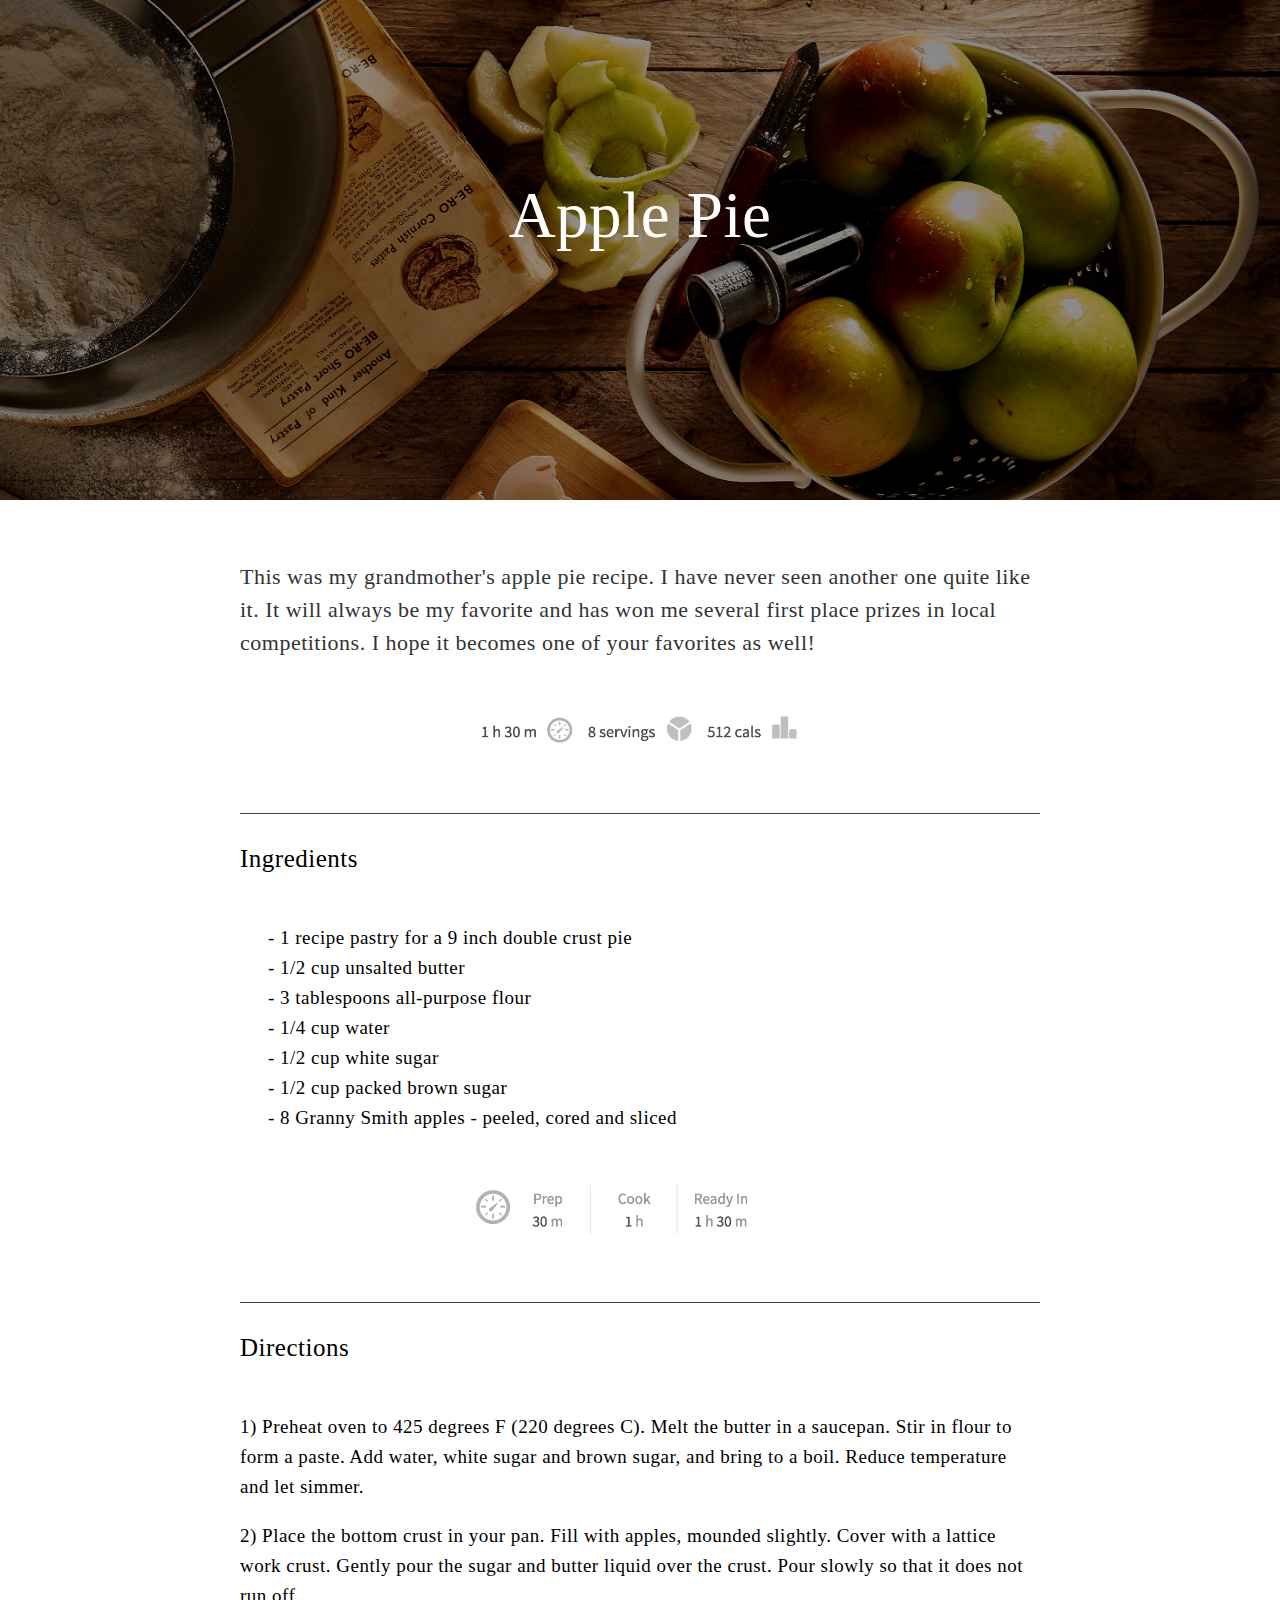
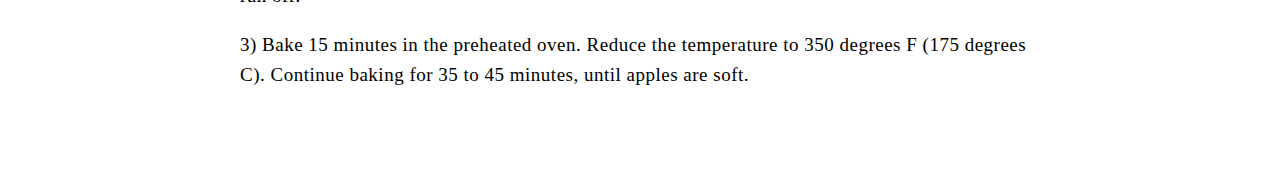
<file: apple-pie-starter-code/index.html>
<!DOCTYPE html>
<html lang="en">
<head>
  <title>Apple Pie Recipe</title>
  <link rel="stylesheet" href="css/main.css">
</head>
<body>
  <div id=splash>
    
      <h1>Apple Pie</h1>
    
  </div>

  <div>
  
    <div class="main">

      <div >
        
        <p id=intro>
           
          This was my grandmother's apple pie recipe. I have never seen another one
          quite like it. It will always be my favorite and has won me several first place
          prizes in local competitions. I hope it becomes one of your favorites as well!
        </p>
        <div class="centered figure">
          <img src="images/recipe-info.png" alt="">
        </div>
      </div>  
      <div class="separator"></div>   
      <div class="texto"> 

        <br> <h2>Ingredients</h2><br>
        <ul>
          <li>1 recipe pastry for a 9 inch double crust pie  </li>
          
          <li>1/2 cup unsalted butter  </li>
          <li>3 tablespoons all-purpose flour  </li>
          <li>1/4 cup water </li>
          <li>1/2 cup white sugar</li>
          <li>1/2 cup packed brown sugar</li>
          <li>8 Granny Smith apples - peeled, cored and sliced</li>
          
        </ul>   
          
  
      </div>
      
      <div class="centered figure">
        <img id='img-prueba' src="images/cooking-info.png" alt="">
      </div>
      <div class="separator"></div>  
      <div class="texto">
        <br><h2>Directions </h2><br>
        
        <p>
          1) Preheat oven to 425 degrees F (220 degrees C). Melt the butter in a saucepan. Stir in
          flour to form a paste. Add water, white sugar and brown sugar, and bring to a boil. Reduce
          temperature and let simmer.
        </p>
        <p>
          2) Place the bottom crust in your pan. Fill with apples, mounded slightly. Cover with a
          lattice work crust. Gently pour the sugar and butter liquid over the crust. Pour slowly so
          that it does not run off.
        </p>
        <p>
          3) Bake 15 minutes in the preheated oven. Reduce the temperature to 350 degrees F (175
          degrees C). Continue baking for 35 to 45 minutes, until apples are soft.
        </p>
      <div class="end"></div>
    </div>
  </div>




</body>
</html>
</file>
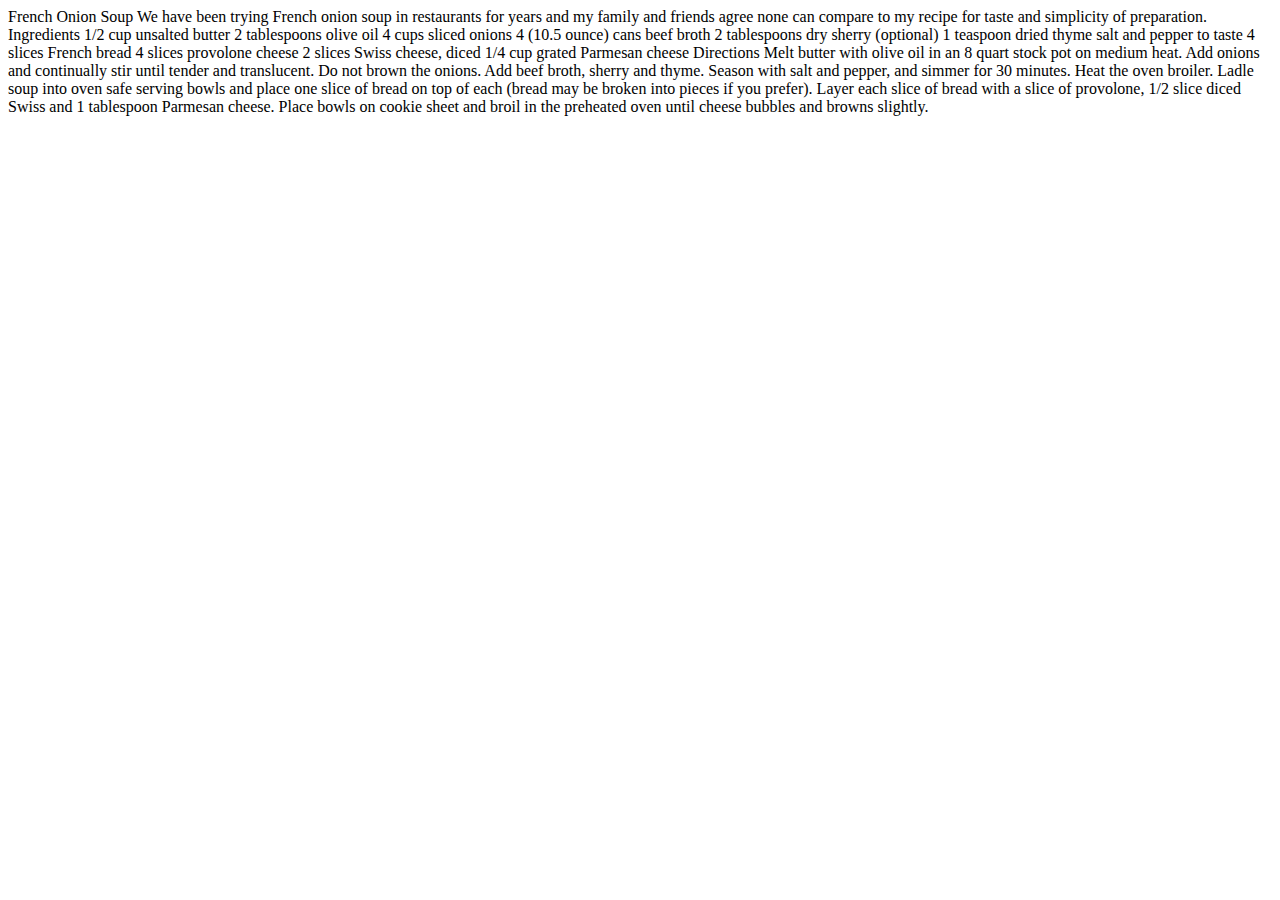
<file: extra-french-soup/index.html>
<!DOCTYPE html>
<html lang="en">
<head>
  <title>French Onion Soup Recipe</title>
  <!-- Google fonts gives us access to the Open Sans Font -->
  <!-- Google fonts is also awesome! Make sure to check it out -->
  <link href="https://fonts.googleapis.com/css?family=Open+Sans:300,600" rel="stylesheet">
</head>
<body>
  French Onion Soup

  We have been trying French onion soup in restaurants for years and my family
and friends agree none can compare to my recipe for taste and simplicity of
preparation.

Ingredients
1/2 cup unsalted butter
2 tablespoons olive oil
4 cups sliced onions
4 (10.5 ounce) cans beef broth
2 tablespoons dry sherry (optional)
1 teaspoon dried thyme
salt and pepper to taste
4 slices French bread
4 slices provolone cheese
2 slices Swiss cheese, diced
1/4 cup grated Parmesan cheese

Directions
Melt butter with olive oil in an 8 quart stock pot on medium heat. Add onions and
continually stir until tender and translucent. Do not brown the onions.

Add beef broth, sherry and thyme. Season with salt and pepper, and simmer for 30
minutes.

Heat the oven broiler.

Ladle soup into oven safe serving bowls and place one slice of bread on top of each
(bread may be broken into pieces if you prefer). Layer each slice of bread with a slice of
provolone, 1/2 slice diced Swiss and 1 tablespoon Parmesan cheese. Place bowls on
cookie sheet and broil in the preheated oven until cheese bubbles and browns slightly.
</body>
</html>
</file>
<file: apple-pie-starter-code/css/main.css>
body{
  font-family: 'Helvetica Neue';
  margin: 0;
  font-weight: 200;
  letter-spacing: 0.5px;
  line-height: 30px;
}
h1 {
  color: #fff;
  font-size: 65px;
  font-weight: 200;
  margin: auto;
  text-align: center;
  position: absolute;
  top: 0;
  bottom: 0;
  right: 0;
  left: 0;
  height: 100px;
  width: 400px;
}
h2 {
  font-size: 25px;
  font-weight: 200;
  letter-spacing: 0.5px;
  line-height: 30px;
  margin:0;
}
img {
  max-width: 350px;
}
#splash {
  background-image: url(../images/apple-pie.jpg);
  width: 100%;
  height: 500px;
  background-size: cover;
  position: relative;
}
#intro{
  margin-top: 60px;
  font-size: 22px;
  font-weight: 200;
  line-height: 33px;
  color: #333;
  
}
.main{
  width: 80%;
  margin:auto;
  max-width: 800px;
}
.centered{
  width: auto;
  height: auto;
  margin: 0 auto;

}
.figure{
  width: 350px;
  margin-top: 45px;
  margin-bottom: 45px;
}
.texto{
  font-size: 19px;
}
#img-prueba{
  width: 300px;
}
ul{
  list-style-type: '- ';
}
.separator {
  border-bottom: 1px solid #444;
}
.end {
  height:70px;
}
</file>
